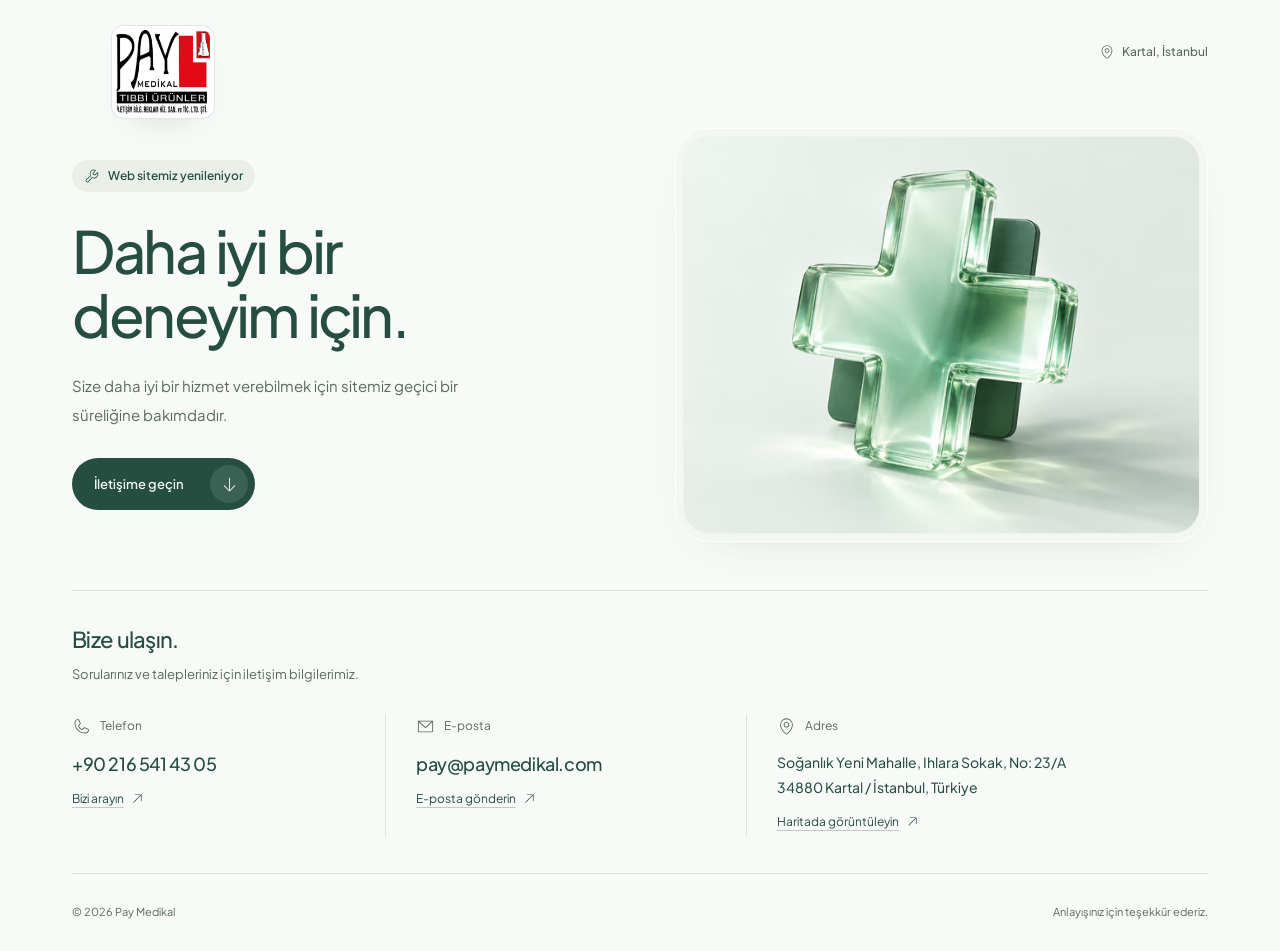
<file: index.html>
<!doctype html>
<html lang="tr">
  <head>
    <meta charset="UTF-8" />
    <meta name="viewport" content="width=device-width, initial-scale=1" />
    <meta name="theme-color" content="#f8faf7" />
    <meta name="color-scheme" content="light" />
    <meta name="description" content="Pay Medikal web sitesi yenileniyor. Kartal, İstanbul adresimiz ve iletişim bilgilerimiz için bize ulaşın." />
    <meta property="og:type" content="website" />
    <meta property="og:locale" content="tr_TR" />
    <meta property="og:title" content="Pay Medikal | Web Sitemiz Yenileniyor" />
    <meta property="og:description" content="Size daha iyi bir hizmet verebilmek için sitemiz geçici bir süreliğine bakımdadır. İletişim bilgilerimize buradan ulaşabilirsiniz." />
    <link rel="icon" type="image/svg+xml" href="/favicon.svg" />
    <title>Pay Medikal | Web Sitemiz Yenileniyor</title>
    <script type="module" crossorigin src="/assets/main-BbRxHaAi.js"></script>
    <link rel="stylesheet" crossorigin href="/assets/main-B5CWl32D.css">
  </head>
  <body>
    <div id="root"><link rel="preload" as="image" href="/images/pay-medikal-logo.jpeg"/><div class="page-shell"><a class="skip-link" href="#main">İçeriğe geç</a><header class="site-header flex items-center justify-between"><div class="wordmark"><img class="site-logo" src="/images/pay-medikal-logo.jpeg" alt="Pay Medikal logosu" width="347" height="314" decoding="async"/></div><span class="header-location"><svg xmlns="http://www.w3.org/2000/svg" width="16" height="16" fill="currentColor" viewBox="0 0 256 256" aria-hidden="true"><path d="M128,66a38,38,0,1,0,38,38A38,38,0,0,0,128,66Zm0,64a26,26,0,1,1,26-26A26,26,0,0,1,128,130Zm0-112a86.1,86.1,0,0,0-86,86c0,30.91,14.34,63.74,41.47,94.94a252.32,252.32,0,0,0,41.09,38,6,6,0,0,0,6.88,0,252.32,252.32,0,0,0,41.09-38c27.13-31.2,41.47-64,41.47-94.94A86.1,86.1,0,0,0,128,18Zm0,206.51C113,212.93,54,163.62,54,104a74,74,0,0,1,148,0C202,163.62,143,212.93,128,224.51Z"></path></svg>Kartal, İstanbul</span></header><main id="main" tabindex="-1"><section class="hero" aria-labelledby="hero-title"><div class="hero-copy"><div class="maintenance-label" data-entrance="true"><svg xmlns="http://www.w3.org/2000/svg" width="16" height="16" fill="currentColor" viewBox="0 0 256 256" aria-hidden="true"><path d="M224.91,69.75a6,6,0,0,0-9.63-2.16l-41.07,37.9L154.7,101.3l-4.19-19.51,37.9-41.07a6,6,0,0,0-2.16-9.63,70,70,0,0,0-89.77,94.39l-61.39,53c-.11.09-.21.19-.32.3A30,30,0,0,0,77.2,221.23c.11-.11.21-.21.3-.32l53-61.39a70,70,0,0,0,94.39-89.77ZM160,154a58,58,0,0,1-28-7.22,6,6,0,0,0-7.45,1.33L68.57,212.88a18,18,0,0,1-25.45-25.45l64.76-55.94A6,6,0,0,0,109.2,124a58,58,0,0,1,64-84.53L139.58,75.93a6,6,0,0,0-1.45,5.33l5.65,26.35a6,6,0,0,0,4.61,4.61l26.35,5.65a6,6,0,0,0,5.33-1.45L216.49,82.8A58.06,58.06,0,0,1,160,154Z"></path></svg>Web sitemiz yenileniyor</div><h1 id="hero-title" data-entrance="true">Daha iyi bir<br/>deneyim için.</h1><p class="hero-description" data-entrance="true">Size daha iyi bir hizmet verebilmek için sitemiz geçici bir süreliğine bakımdadır.</p><div data-entrance="true"><a class="contact-button" href="#iletisim">İletişime geçin<span class="button-icon"><svg xmlns="http://www.w3.org/2000/svg" width="19" height="19" fill="currentColor" viewBox="0 0 256 256" aria-hidden="true"><path d="M204.24,148.24l-72,72a6,6,0,0,1-8.48,0l-72-72a6,6,0,0,1,8.48-8.48L122,201.51V40a6,6,0,0,1,12,0V201.51l61.76-61.75a6,6,0,0,1,8.48,8.48Z"></path></svg></span></a></div></div><div class="artwork-shell" aria-hidden="true"><div class="artwork-inner"><picture><source type="image/avif" srcSet="/images/medical-glass-640.avif 640w, /images/medical-glass-1280.avif 1280w" sizes="(max-width: 767px) 100vw, 50vw"/><img data-artwork="true" src="/images/medical-glass-1280.webp" srcSet="/images/medical-glass-640.webp 640w, /images/medical-glass-1280.webp 1280w" sizes="(max-width: 767px) 100vw, 50vw" alt="" width="1448" height="1086" fetchPriority="high"/></picture></div></div></section><section id="iletisim" class="contact-section" aria-labelledby="contact-title" tabindex="-1"><div class="contact-heading"><h2 id="contact-title">Bize ulaşın.</h2><p>Sorularınız ve talepleriniz için iletişim bilgilerimiz.</p></div><div class="contact-grid"><a class="contact-item phone-item" href="tel:+902165414305" aria-label="+90 216 541 43 05 numarasını arayın"><span class="contact-label"><svg xmlns="http://www.w3.org/2000/svg" width="19" height="19" fill="currentColor" viewBox="0 0 256 256" aria-hidden="true"><path d="M221.59,160.3l-47.24-21.17a14,14,0,0,0-13.28,1.22,4.81,4.81,0,0,0-.56.42l-24.69,21a1.88,1.88,0,0,1-1.68.06c-15.87-7.66-32.31-24-40-39.65a1.91,1.91,0,0,1,0-1.68l21.07-25a6.13,6.13,0,0,0,.42-.58,14,14,0,0,0,1.12-13.27L95.73,34.49a14,14,0,0,0-14.56-8.38A54.24,54.24,0,0,0,34,80c0,78.3,63.7,142,142,142a54.25,54.25,0,0,0,53.89-47.17A14,14,0,0,0,221.59,160.3ZM176,210C104.32,210,46,151.68,46,80A42.23,42.23,0,0,1,82.67,38h.23a2,2,0,0,1,1.84,1.31l21.1,47.11a2,2,0,0,1,0,1.67L84.73,113.15a4.73,4.73,0,0,0-.43.57,14,14,0,0,0-.91,13.73c8.87,18.16,27.17,36.32,45.53,45.19a14,14,0,0,0,13.77-1c.19-.13.38-.27.56-.42l24.68-21a1.92,1.92,0,0,1,1.6-.1l47.25,21.17a2,2,0,0,1,1.21,2A42.24,42.24,0,0,1,176,210Z"></path></svg>Telefon</span><span class="contact-value">+90 216 541 43 05</span><span class="contact-action">Bizi arayın <svg xmlns="http://www.w3.org/2000/svg" width="15" height="15" fill="currentColor" viewBox="0 0 256 256" aria-hidden="true"><path d="M198,64V168a6,6,0,0,1-12,0V78.48L68.24,196.24a6,6,0,0,1-8.48-8.48L177.52,70H88a6,6,0,0,1,0-12H192A6,6,0,0,1,198,64Z"></path></svg></span></a><a class="contact-item email-item" href="mailto:pay@paymedikal.com"><span class="contact-label"><svg xmlns="http://www.w3.org/2000/svg" width="19" height="19" fill="currentColor" viewBox="0 0 256 256" aria-hidden="true"><path d="M224,50H32a6,6,0,0,0-6,6V192a14,14,0,0,0,14,14H216a14,14,0,0,0,14-14V56A6,6,0,0,0,224,50ZM208.58,62,128,135.86,47.42,62ZM216,194H40a2,2,0,0,1-2-2V69.64l86,78.78a6,6,0,0,0,8.1,0L218,69.64V192A2,2,0,0,1,216,194Z"></path></svg>E-posta</span><span class="contact-value">pay@paymedikal.com</span><span class="contact-action">E-posta gönderin <svg xmlns="http://www.w3.org/2000/svg" width="15" height="15" fill="currentColor" viewBox="0 0 256 256" aria-hidden="true"><path d="M198,64V168a6,6,0,0,1-12,0V78.48L68.24,196.24a6,6,0,0,1-8.48-8.48L177.52,70H88a6,6,0,0,1,0-12H192A6,6,0,0,1,198,64Z"></path></svg></span></a><a class="contact-item address-item" href="https://www.google.com/maps/search/?api=1&amp;query=Pay%20Medikal%2C%20So%C4%9Fanl%C4%B1k%20Yeni%20Mahalle%2C%20Ihlara%20Sokak%2C%20No%3A%2023%2FA%2C%2034880%20Kartal%2C%20%C4%B0stanbul%2C%20T%C3%BCrkiye" target="_blank" rel="noopener noreferrer" aria-label="Pay Medikal adresini Google Haritalar&#x27;da açın (yeni sekme)"><span class="contact-label"><svg xmlns="http://www.w3.org/2000/svg" width="19" height="19" fill="currentColor" viewBox="0 0 256 256" aria-hidden="true"><path d="M128,66a38,38,0,1,0,38,38A38,38,0,0,0,128,66Zm0,64a26,26,0,1,1,26-26A26,26,0,0,1,128,130Zm0-112a86.1,86.1,0,0,0-86,86c0,30.91,14.34,63.74,41.47,94.94a252.32,252.32,0,0,0,41.09,38,6,6,0,0,0,6.88,0,252.32,252.32,0,0,0,41.09-38c27.13-31.2,41.47-64,41.47-94.94A86.1,86.1,0,0,0,128,18Zm0,206.51C113,212.93,54,163.62,54,104a74,74,0,0,1,148,0C202,163.62,143,212.93,128,224.51Z"></path></svg>Adres</span><address>Soğanlık Yeni Mahalle, Ihlara Sokak, No: 23/A<br/>34880 Kartal / İstanbul, Türkiye</address><span class="contact-action">Haritada görüntüleyin <svg xmlns="http://www.w3.org/2000/svg" width="15" height="15" fill="currentColor" viewBox="0 0 256 256" aria-hidden="true"><path d="M198,64V168a6,6,0,0,1-12,0V78.48L68.24,196.24a6,6,0,0,1-8.48-8.48L177.52,70H88a6,6,0,0,1,0-12H192A6,6,0,0,1,198,64Z"></path></svg></span></a></div></section></main><footer class="site-footer flex flex-wrap items-center justify-between"><p>© <!-- -->2026<!-- --> Pay Medikal</p><p>Anlayışınız için teşekkür ederiz.</p></footer></div></div>
  </body>
</html>
</file>
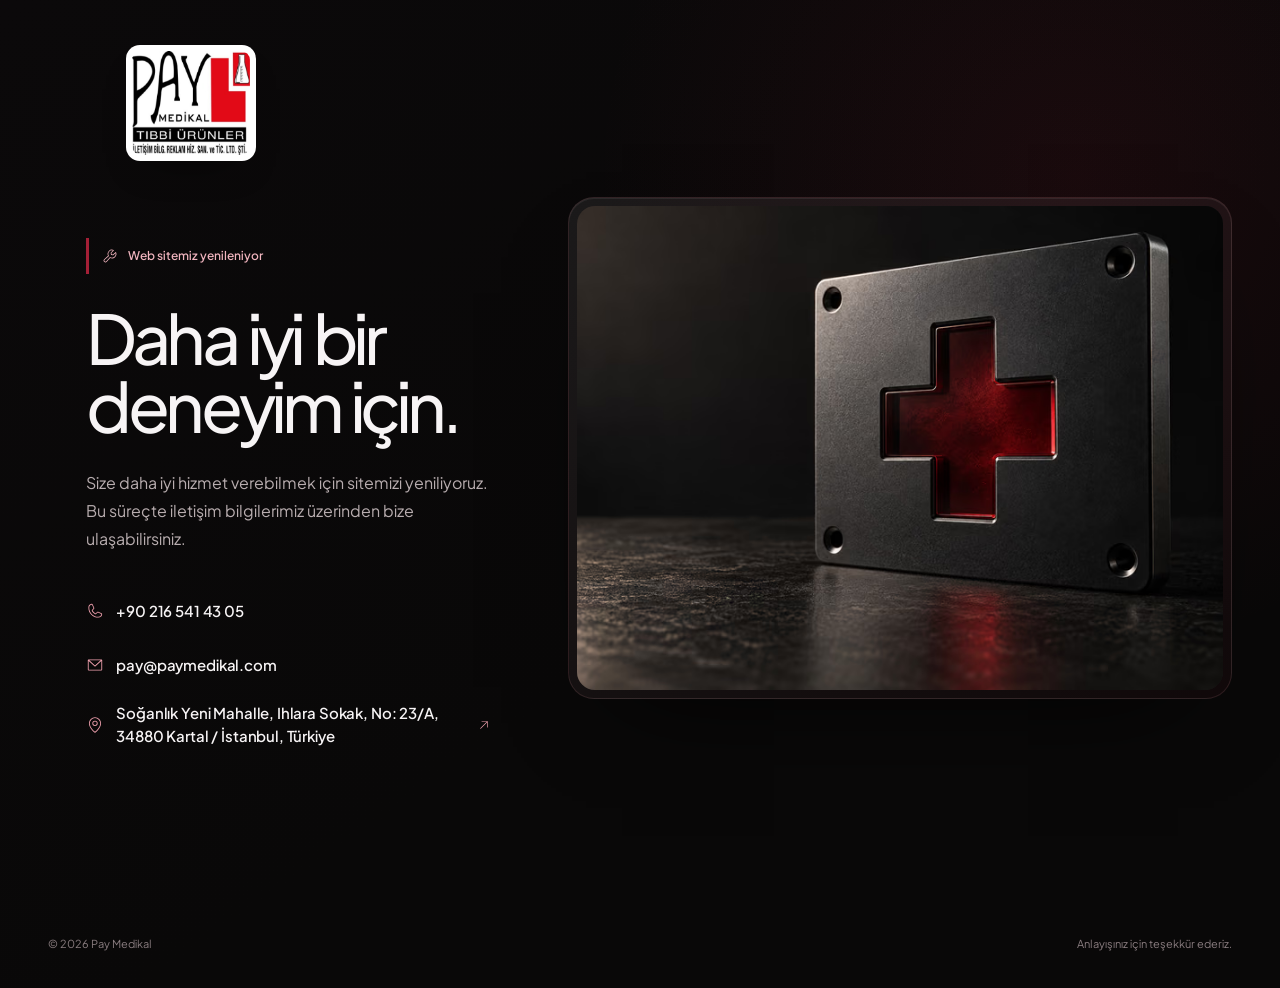
<file: kirmizi-medikal/index.html>
<!doctype html>
<html lang="tr">
  <head>
    <meta charset="UTF-8" />
    <meta name="viewport" content="width=device-width, initial-scale=1" />
    <meta name="theme-color" content="#090808" />
    <meta name="color-scheme" content="dark" />
    <meta name="description" content="Pay Medikal web sitesi yenileniyor. Kartal, İstanbul adresimiz ve iletişim bilgilerimiz için bize ulaşın." />
    <meta property="og:type" content="website" />
    <meta property="og:locale" content="tr_TR" />
    <meta property="og:title" content="Pay Medikal | Web Sitemiz Yenileniyor" />
    <meta property="og:description" content="Size daha iyi hizmet verebilmek için sitemizi yeniliyoruz. İletişim bilgilerimize buradan ulaşabilirsiniz." />
    <link rel="icon" type="image/svg+xml" href="/favicon.svg" />
    <title>Pay Medikal | Web Sitemiz Yenileniyor</title>
    <script type="module" crossorigin src="/assets/main-BbRxHaAi.js"></script>
    <link rel="stylesheet" crossorigin href="/assets/main-B5CWl32D.css">
  </head>
  <body>
    <div id="root"><link rel="preload" as="image" href="/images/pay-medikal-logo.jpeg"/><div class="precision-site"><a class="precision-skip" href="#precision-main">İçeriğe geç</a><header class="precision-header"><div class="precision-wordmark"><img class="precision-logo" src="/images/pay-medikal-logo.jpeg" alt="Pay Medikal logosu" width="347" height="314" decoding="async"/></div></header><main id="precision-main" tabindex="-1"><section class="precision-hero" aria-labelledby="precision-title"><div class="precision-copy"><div class="precision-status" data-entrance="true"><svg xmlns="http://www.w3.org/2000/svg" width="16" height="16" fill="currentColor" viewBox="0 0 256 256" aria-hidden="true"><path d="M224.91,69.75a6,6,0,0,0-9.63-2.16l-41.07,37.9L154.7,101.3l-4.19-19.51,37.9-41.07a6,6,0,0,0-2.16-9.63,70,70,0,0,0-89.77,94.39l-61.39,53c-.11.09-.21.19-.32.3A30,30,0,0,0,77.2,221.23c.11-.11.21-.21.3-.32l53-61.39a70,70,0,0,0,94.39-89.77ZM160,154a58,58,0,0,1-28-7.22,6,6,0,0,0-7.45,1.33L68.57,212.88a18,18,0,0,1-25.45-25.45l64.76-55.94A6,6,0,0,0,109.2,124a58,58,0,0,1,64-84.53L139.58,75.93a6,6,0,0,0-1.45,5.33l5.65,26.35a6,6,0,0,0,4.61,4.61l26.35,5.65a6,6,0,0,0,5.33-1.45L216.49,82.8A58.06,58.06,0,0,1,160,154Z"></path></svg>Web sitemiz yenileniyor</div><h1 id="precision-title" data-entrance="true">Daha iyi bir deneyim için.</h1><p class="precision-description" data-entrance="true">Size daha iyi hizmet verebilmek için sitemizi yeniliyoruz. Bu süreçte iletişim bilgilerimiz üzerinden bize ulaşabilirsiniz.</p><div class="precision-quick-contact" data-entrance="true"><a class="precision-quick-row" href="tel:+902165414305" aria-label="+90 216 541 43 05 numarasını arayın"><svg xmlns="http://www.w3.org/2000/svg" width="18" height="18" fill="currentColor" viewBox="0 0 256 256" aria-hidden="true"><path d="M221.59,160.3l-47.24-21.17a14,14,0,0,0-13.28,1.22,4.81,4.81,0,0,0-.56.42l-24.69,21a1.88,1.88,0,0,1-1.68.06c-15.87-7.66-32.31-24-40-39.65a1.91,1.91,0,0,1,0-1.68l21.07-25a6.13,6.13,0,0,0,.42-.58,14,14,0,0,0,1.12-13.27L95.73,34.49a14,14,0,0,0-14.56-8.38A54.24,54.24,0,0,0,34,80c0,78.3,63.7,142,142,142a54.25,54.25,0,0,0,53.89-47.17A14,14,0,0,0,221.59,160.3ZM176,210C104.32,210,46,151.68,46,80A42.23,42.23,0,0,1,82.67,38h.23a2,2,0,0,1,1.84,1.31l21.1,47.11a2,2,0,0,1,0,1.67L84.73,113.15a4.73,4.73,0,0,0-.43.57,14,14,0,0,0-.91,13.73c8.87,18.16,27.17,36.32,45.53,45.19a14,14,0,0,0,13.77-1c.19-.13.38-.27.56-.42l24.68-21a1.92,1.92,0,0,1,1.6-.1l47.25,21.17a2,2,0,0,1,1.21,2A42.24,42.24,0,0,1,176,210Z"></path></svg>+90 216 541 43 05</a><a class="precision-quick-row" href="mailto:pay@paymedikal.com"><svg xmlns="http://www.w3.org/2000/svg" width="18" height="18" fill="currentColor" viewBox="0 0 256 256" aria-hidden="true"><path d="M224,50H32a6,6,0,0,0-6,6V192a14,14,0,0,0,14,14H216a14,14,0,0,0,14-14V56A6,6,0,0,0,224,50ZM208.58,62,128,135.86,47.42,62ZM216,194H40a2,2,0,0,1-2-2V69.64l86,78.78a6,6,0,0,0,8.1,0L218,69.64V192A2,2,0,0,1,216,194Z"></path></svg>pay@paymedikal.com</a><a class="precision-quick-row precision-address" href="https://www.google.com/maps/search/?api=1&amp;query=Pay%20Medikal%2C%20So%C4%9Fanl%C4%B1k%20Yeni%20Mahalle%2C%20Ihlara%20Sokak%2C%20No%3A%2023%2FA%2C%2034880%20Kartal%2C%20%C4%B0stanbul%2C%20T%C3%BCrkiye" target="_blank" rel="noopener noreferrer" aria-label="Pay Medikal adresini Google Haritalar&#x27;da açın (yeni sekme)"><svg xmlns="http://www.w3.org/2000/svg" width="18" height="18" fill="currentColor" viewBox="0 0 256 256" aria-hidden="true"><path d="M128,66a38,38,0,1,0,38,38A38,38,0,0,0,128,66Zm0,64a26,26,0,1,1,26-26A26,26,0,0,1,128,130Zm0-112a86.1,86.1,0,0,0-86,86c0,30.91,14.34,63.74,41.47,94.94a252.32,252.32,0,0,0,41.09,38,6,6,0,0,0,6.88,0,252.32,252.32,0,0,0,41.09-38c27.13-31.2,41.47-64,41.47-94.94A86.1,86.1,0,0,0,128,18Zm0,206.51C113,212.93,54,163.62,54,104a74,74,0,0,1,148,0C202,163.62,143,212.93,128,224.51Z"></path></svg>Soğanlık Yeni Mahalle, Ihlara Sokak, No: 23/A<!-- -->, <!-- -->34880 Kartal / İstanbul, Türkiye<svg xmlns="http://www.w3.org/2000/svg" width="14" height="14" fill="currentColor" viewBox="0 0 256 256" aria-hidden="true"><path d="M198,64V168a6,6,0,0,1-12,0V78.48L68.24,196.24a6,6,0,0,1-8.48-8.48L177.52,70H88a6,6,0,0,1,0-12H192A6,6,0,0,1,198,64Z"></path></svg></a></div></div><div class="precision-visual-shell" aria-hidden="true"><div class="precision-visual-frame"><picture><source type="image/avif" srcSet="/images/precision-cross-720.avif 720w, /images/precision-cross-1448.avif 1448w" sizes="(max-width: 767px) calc(100vw - 32px), 55vw"/><img data-artwork="true" src="/images/precision-cross-1448.webp" srcSet="/images/precision-cross-720.webp 720w, /images/precision-cross-1448.webp 1448w" sizes="(max-width: 767px) calc(100vw - 32px), 55vw" alt="" width="1448" height="1086" fetchPriority="high"/></picture></div></div></section></main><footer id="precision-footer" class="precision-footer"><p>© <!-- -->2026<!-- --> Pay Medikal</p><p>Anlayışınız için teşekkür ederiz.</p></footer></div></div>
  </body>
</html>
</file>
<file: assets/main-B5CWl32D.css>
@font-face{font-family:Plus Jakarta Sans Variable;font-style:normal;font-display:swap;font-weight:200 800;src:url([data-uri])format("woff2-variations");unicode-range:U+460-52F,U+1C80-1C8A,U+20B4,U+2DE0-2DFF,U+A640-A69F,U+FE2E-FE2F}@font-face{font-family:Plus Jakarta Sans Variable;font-style:normal;font-display:swap;font-weight:200 800;src:url(/assets/plus-jakarta-sans-vietnamese-wght-normal-qRpaaN48.woff2)format("woff2-variations");unicode-range:U+102-103,U+110-111,U+128-129,U+168-169,U+1A0-1A1,U+1AF-1B0,U+300-301,U+303-304,U+308-309,U+323,U+329,U+1EA0-1EF9,U+20AB}@font-face{font-family:Plus Jakarta Sans Variable;font-style:normal;font-display:swap;font-weight:200 800;src:url(/assets/plus-jakarta-sans-latin-ext-wght-normal-DmpS2jIq.woff2)format("woff2-variations");unicode-range:U+100-2BA,U+2BD-2C5,U+2C7-2CC,U+2CE-2D7,U+2DD-2FF,U+304,U+308,U+329,U+1D00-1DBF,U+1E00-1E9F,U+1EF2-1EFF,U+2020,U+20A0-20AB,U+20AD-20C0,U+2113,U+2C60-2C7F,U+A720-A7FF}@font-face{font-family:Plus Jakarta Sans Variable;font-style:normal;font-display:swap;font-weight:200 800;src:url(/assets/plus-jakarta-sans-latin-wght-normal-eXO_dkmS.woff2)format("woff2-variations");unicode-range:U+??,U+131,U+152-153,U+2BB-2BC,U+2C6,U+2DA,U+2DC,U+304,U+308,U+329,U+2000-206F,U+20AC,U+2122,U+2191,U+2193,U+2212,U+2215,U+FEFF,U+FFFD}@font-face{font-family:Newsreader Variable;font-style:normal;font-display:swap;font-weight:200 800;src:url(/assets/newsreader-vietnamese-wght-normal-Czsa-EzN.woff2)format("woff2-variations");unicode-range:U+102-103,U+110-111,U+128-129,U+168-169,U+1A0-1A1,U+1AF-1B0,U+300-301,U+303-304,U+308-309,U+323,U+329,U+1EA0-1EF9,U+20AB}@font-face{font-family:Newsreader Variable;font-style:normal;font-display:swap;font-weight:200 800;src:url(/assets/newsreader-latin-ext-wght-normal-C-3rgBeH.woff2)format("woff2-variations");unicode-range:U+100-2BA,U+2BD-2C5,U+2C7-2CC,U+2CE-2D7,U+2DD-2FF,U+304,U+308,U+329,U+1D00-1DBF,U+1E00-1E9F,U+1EF2-1EFF,U+2020,U+20A0-20AB,U+20AD-20C0,U+2113,U+2C60-2C7F,U+A720-A7FF}@font-face{font-family:Newsreader Variable;font-style:normal;font-display:swap;font-weight:200 800;src:url(/assets/newsreader-latin-wght-normal-CCVVNp6i.woff2)format("woff2-variations");unicode-range:U+??,U+131,U+152-153,U+2BB-2BC,U+2C6,U+2DA,U+2DC,U+304,U+308,U+329,U+2000-206F,U+20AC,U+2122,U+2191,U+2193,U+2212,U+2215,U+FEFF,U+FFFD}@layer properties{@supports (((-webkit-hyphens:none)) and (not (margin-trim:inline))) or ((-moz-orient:inline) and (not (color:rgb(from red r g b)))){*,:before,:after,::backdrop{--tw-rotate-x:initial;--tw-rotate-y:initial;--tw-rotate-z:initial;--tw-skew-x:initial;--tw-skew-y:initial}}}@layer theme{:root,:host{--font-sans:"Plus Jakarta Sans Variable", sans-serif;--font-mono:ui-monospace, SFMono-Regular, Menlo, Monaco, Consolas, "Liberation Mono", "Courier New", monospace;--ease-out:cubic-bezier(0, 0, .2, 1);--default-font-family:var(--font-sans);--default-mono-font-family:var(--font-mono);--color-paper:#f8faf7;--color-ink:#254e41;--color-secondary:#596b61;--color-line:#dce4dc;--color-mint:#eaf0e8;--color-forest:#254e41}}@layer base{*,:after,:before,::backdrop{box-sizing:border-box;border:0 solid;margin:0;padding:0}::file-selector-button{box-sizing:border-box;border:0 solid;margin:0;padding:0}html,:host{-webkit-text-size-adjust:100%;tab-size:4;line-height:1.5;font-family:var(--default-font-family,-apple-system, BlinkMacSystemFont, "Segoe UI", Roboto, "Helvetica Neue", "Noto Sans", Arial, sans-serif, "Apple Color Emoji", "Segoe UI Emoji", "Segoe UI Symbol", "Noto Color Emoji");font-feature-settings:var(--default-font-feature-settings,normal);font-variation-settings:var(--default-font-variation-settings,normal);-webkit-tap-highlight-color:transparent}hr{height:0;color:inherit;border-top-width:1px}abbr:where([title]){-webkit-text-decoration:underline dotted;text-decoration:underline dotted}h1,h2,h3,h4,h5,h6{font-size:inherit;font-weight:inherit}a{color:inherit;-webkit-text-decoration:inherit;-webkit-text-decoration:inherit;-webkit-text-decoration:inherit;-webkit-text-decoration:inherit;text-decoration:inherit}b,strong{font-weight:bolder}code,kbd,samp,pre{font-family:var(--default-mono-font-family,ui-monospace, SFMono-Regular, Menlo, Monaco, Consolas, "Liberation Mono", "Courier New", monospace);font-feature-settings:var(--default-mono-font-feature-settings,normal);font-variation-settings:var(--default-mono-font-variation-settings,normal);font-size:1em}small{font-size:80%}sub,sup{vertical-align:baseline;font-size:75%;line-height:0;position:relative}sub{bottom:-.25em}sup{top:-.5em}table{text-indent:0;border-color:inherit;border-collapse:collapse}:-moz-focusring:where(:not(iframe)){outline:auto}progress{vertical-align:baseline}summary{display:list-item}ol,ul,menu{list-style:none}img,svg,video,canvas,audio,iframe,embed,object{vertical-align:middle;display:block}img,video{max-width:100%;height:auto}button,input,select,optgroup,textarea{font:inherit;font-feature-settings:inherit;font-variation-settings:inherit;letter-spacing:inherit;color:inherit;opacity:1;background-color:#0000;border-radius:0}::file-selector-button{font:inherit;font-feature-settings:inherit;font-variation-settings:inherit;letter-spacing:inherit;color:inherit;opacity:1;background-color:#0000;border-radius:0}:where(select:is([multiple],[size])) optgroup{font-weight:bolder}:where(select:is([multiple],[size])) optgroup option{padding-inline-start:20px}::file-selector-button{margin-inline-end:4px}::placeholder{opacity:1}@supports (not ((-webkit-appearance:-apple-pay-button))) or (contain-intrinsic-size:1px){::placeholder{color:currentColor}@supports (color:color-mix(in lab, red, red)){::placeholder{color:color-mix(in oklab, currentcolor 50%, transparent)}}}textarea{resize:vertical}::-webkit-search-decoration{-webkit-appearance:none}::-webkit-date-and-time-value{min-height:1lh;text-align:inherit}::-webkit-datetime-edit{display:inline-flex}::-webkit-datetime-edit-fields-wrapper{padding:0}::-webkit-datetime-edit{padding-block:0}::-webkit-datetime-edit-year-field{padding-block:0}::-webkit-datetime-edit-month-field{padding-block:0}::-webkit-datetime-edit-day-field{padding-block:0}::-webkit-datetime-edit-hour-field{padding-block:0}::-webkit-datetime-edit-minute-field{padding-block:0}::-webkit-datetime-edit-second-field{padding-block:0}::-webkit-datetime-edit-millisecond-field{padding-block:0}::-webkit-datetime-edit-meridiem-field{padding-block:0}::-webkit-calendar-picker-indicator{line-height:1}:-moz-ui-invalid{box-shadow:none}button,input:where([type=button],[type=reset],[type=submit]){appearance:button}::file-selector-button{appearance:button}::-webkit-inner-spin-button{height:auto}::-webkit-outer-spin-button{height:auto}[hidden]:where(:not([hidden=until-found])){display:none!important}}@layer components;@layer utilities{.visible{visibility:visible}.flex{display:flex}.transform{transform:var(--tw-rotate-x,) var(--tw-rotate-y,) var(--tw-rotate-z,) var(--tw-skew-x,) var(--tw-skew-y,)}.flex-wrap{flex-wrap:wrap}.items-center{align-items:center}.justify-between{justify-content:space-between}}:root{font-family:var(--font-sans);color:var(--color-ink);background:var(--color-paper);font-synthesis:none;text-rendering:optimizelegibility;-webkit-font-smoothing:antialiased;--ease-out:cubic-bezier(.22, 1, .36, 1)}*{box-sizing:border-box}html{scroll-behavior:smooth;scroll-padding-top:32px}body{min-width:320px;margin:0}a{color:inherit;-webkit-tap-highlight-color:transparent;text-decoration:none}button,a{touch-action:manipulation}::selection{color:var(--color-ink);background:#d5e6cf}:focus-visible{outline:3px solid var(--color-forest);outline-offset:6px;border-radius:4px}main:focus,section:focus{outline:none}.page-shell{flex-direction:column;max-width:1440px;min-height:100dvh;margin:0 auto;padding:0 72px;display:flex}.site-header{gap:24px;min-height:104px}.wordmark{-webkit-user-select:none;user-select:none;background:#fff;border:1px solid #254e4124;border-radius:13px;flex:none;padding:4px;overflow:hidden;transform:translate(39px,20px);box-shadow:0 16px 38px -28px #254e4166}.site-logo{border-radius:8px;width:94px;height:auto;display:block}.header-location{color:var(--color-secondary);align-items:center;gap:7px;font-size:12px;font-weight:500;display:flex}.hero{grid-template-columns:1.05fr 1fr;align-items:center;gap:44px;padding:24px 0 48px;display:grid}.hero-copy{padding:16px 0}.maintenance-label{color:var(--color-ink);background:var(--color-mint);border-radius:999px;align-items:center;gap:8px;margin-bottom:27px;padding:8px 12px;font-size:12px;font-weight:550;line-height:1.4;display:inline-flex}h1{letter-spacing:-2.4px;word-spacing:.06em;margin:0;font-size:clamp(46px,4.55vw,68px);font-weight:500;line-height:1.1}.hero-description{max-width:390px;color:var(--color-secondary);margin:25px 0 29px;font-size:15px;line-height:1.9}.contact-button{background:var(--color-forest);min-height:52px;color:var(--color-paper);transition:transform .22s var(--ease-out), box-shadow .22s var(--ease-out);border-radius:999px;align-items:center;gap:26px;padding:7px 7px 7px 22px;font-size:13px;font-weight:550;display:inline-flex}.button-icon{width:38px;height:38px;transition:transform .25s var(--ease-out), background .25s var(--ease-out);background:#ffffff1a;border-radius:50%;place-items:center;display:grid}.contact-button:hover{box-shadow:0 6px 20px #254e411a}.contact-button:hover .button-icon{background:#ffffff29;transform:translateY(2px)}.contact-button:active{transform:scale(.98)}.artwork-shell{background:#e7ede54d;border:1px solid #fff;border-radius:34px;padding:8px;box-shadow:0 16px 56px -32px #254e4133}.artwork-inner{aspect-ratio:1.3;background:#e9efea;border-radius:26px;overflow:hidden;box-shadow:0 0 0 1px #254e4105}.artwork-inner picture{width:100%;height:100%;display:block}.artwork-inner img{object-fit:cover;object-position:center;width:100%;height:100%;display:block}.contact-section{border-top:1px solid var(--color-line);padding:32px 0 36px;scroll-margin-top:24px}.contact-heading{margin-bottom:29px}.contact-heading h2{letter-spacing:-.7px;margin:0 0 8px;font-size:22px;font-weight:500}.contact-heading p{color:var(--color-secondary);margin:0;font-size:13px;line-height:1.6}.contact-grid{grid-template-columns:.9fr 1.05fr 1.45fr;gap:26px;display:grid}.contact-item{flex-direction:column;align-items:flex-start;min-width:0;padding:3px 0 6px;display:flex}.contact-item+.contact-item{border-left:1px solid var(--color-line);padding-left:30px}.contact-label{color:var(--color-secondary);align-items:center;gap:9px;margin-bottom:14px;font-size:12px;display:inline-flex}.contact-value{letter-spacing:-.4px;overflow-wrap:anywhere;font-size:18px;font-weight:500;line-height:1.5}.pending-value{letter-spacing:-.15px;font-size:14px;line-height:1.95}.contact-item address{font-size:14px;font-style:normal;font-weight:450;line-height:1.8}.contact-action,.contact-note{align-items:center;gap:6px;margin-top:12px;font-size:12px;line-height:1.6;display:inline-flex}.contact-action{text-underline-offset:4px;transition:text-decoration-color .2s var(--ease-out);-webkit-text-decoration:underline #254e4145;text-decoration:underline #254e4145}.contact-action svg{transition:transform .22s var(--ease-out)}.contact-note{color:var(--color-secondary)}.contact-item:hover .contact-action{-webkit-text-decoration-color:var(--color-forest);-webkit-text-decoration-color:var(--color-forest);-webkit-text-decoration-color:var(--color-forest);text-decoration-color:var(--color-forest)}.contact-item:hover .contact-action svg{transform:translate(2px,-2px)}.contact-item:active .contact-action{opacity:.7}.site-footer{border-top:1px solid var(--color-line);min-height:78px;color:var(--color-secondary);gap:12px;margin-top:auto;font-size:11px;line-height:1.7}.site-footer p{margin:0}.skip-link{background:var(--color-forest);color:var(--color-paper);z-index:10;border-radius:8px;padding:13px 18px;position:fixed;top:12px;left:16px;transform:translateY(-160%)}.skip-link:focus{outline-color:var(--color-forest);transform:translateY(0)}@media (width>=1600px){.hero{padding-top:64px;padding-bottom:88px}}@media (width<=1100px){.page-shell{padding:0 40px}.hero{gap:24px}h1{letter-spacing:-1.8px;font-size:clamp(40px,5.15vw,58px)}.hero-description{font-size:14px}.contact-grid{grid-template-columns:.85fr 1fr 1.35fr;gap:18px}.contact-item+.contact-item{padding-left:20px}.contact-value{font-size:16px}.pending-value{font-size:13px}}@media (width<=767px){.page-shell{padding:0 24px}.site-header{gap:10px;min-height:104px}.wordmark{border-radius:11px;transform:translate(38px,12px)}.site-logo{border-radius:7px;width:84px}.header-location{gap:4px;font-size:10px}.header-location svg{width:13px}.hero{grid-template-columns:minmax(0,1fr);gap:36px;padding:18px 0 38px}.hero-copy{padding:0}.maintenance-label{margin-bottom:25px;font-size:11px}h1{letter-spacing:-1.6px;font-size:clamp(44px,8.8vw,66px);line-height:1.12}.hero-description{max-width:360px;margin:22px 0 25px;font-size:14px;line-height:1.85}.contact-button{min-height:52px}.artwork-shell{border-radius:26px;padding:6px}.artwork-inner{aspect-ratio:1.5;border-radius:20px}.artwork-inner img{object-fit:cover}.contact-section{padding:28px 0}.contact-heading{margin-bottom:28px}.contact-grid{grid-template-columns:1fr;gap:22px}.contact-item,.contact-item+.contact-item{border-left:none;border-bottom:1px solid var(--color-line);padding:0 0 22px}.contact-item:last-child{border-bottom:none;padding-bottom:0}.contact-value{font-size:20px}.pending-value{font-size:16px}.contact-label{margin-bottom:10px}.contact-item address{font-size:15px}.site-footer{gap:6px 16px;min-height:90px;padding:24px 0;font-size:10px}}@media (width<=360px){.page-shell{padding:0 18px}.header-location{max-width:64px;line-height:1.6}.header-location svg{display:none}h1{font-size:42px}}@media (prefers-reduced-motion:reduce){html{scroll-behavior:auto}*,:before,:after{transition:none!important;animation:none!important}}@property --tw-rotate-x{syntax:"*";inherits:false}@property --tw-rotate-y{syntax:"*";inherits:false}@property --tw-rotate-z{syntax:"*";inherits:false}@property --tw-skew-x{syntax:"*";inherits:false}@property --tw-skew-y{syntax:"*";inherits:false}.precision-site{--precision-bg:#090808;--precision-surface:#111011;--precision-surface-raised:#181416;--precision-ruby:#a41f36;--precision-ruby-deep:#86172b;--precision-ruby-light:#f0a0ae;--precision-text:#f7f4f5;--precision-muted:#b8adaf;--precision-line:#382a2e;--precision-ease:cubic-bezier(.22, 1, .36, 1);min-width:320px;min-height:100dvh;color:var(--precision-text);background:radial-gradient(circle at 84% 18%, #a41f361c, transparent 30rem), linear-gradient(145deg, #0b090a, var(--precision-bg) 58%);font-family:var(--font-sans);overflow:clip}.precision-site *,.precision-site :before,.precision-site :after{box-sizing:border-box}.precision-site a{color:inherit;cursor:pointer;-webkit-tap-highlight-color:transparent;touch-action:manipulation;text-decoration:none}.precision-site ::selection{color:var(--precision-bg);background:var(--precision-ruby-light)}.precision-site :focus-visible{outline:3px solid var(--precision-ruby-light);outline-offset:5px;border-radius:5px}.precision-site main:focus,.precision-site section:focus{outline:none}.precision-header,.precision-site main,.precision-footer{width:min(100% - 96px,1512px);margin-inline:auto}.precision-header{justify-content:space-between;align-items:center;gap:24px;min-height:140px;display:flex}.precision-wordmark{-webkit-user-select:none;user-select:none;background:#fff;border:1px solid #ffffffd1;border-radius:14px;flex:none;padding:5px;overflow:hidden;transform:translate(78px,33px);box-shadow:0 18px 42px -26px #000000d9,inset 0 1px #ffffffe6}.precision-logo{border-radius:9px;width:118px;height:auto;display:block}.precision-hero{grid-template-columns:minmax(340px,.8fr) minmax(520px,1.2fr);align-items:center;gap:clamp(48px,6vw,104px);min-height:calc(100dvh - 140px);padding:30px 0 78px;display:grid}.precision-copy{padding-left:clamp(0px,3vw,46px)}.precision-status{color:#f1b5bf;border-left:3px solid var(--precision-ruby);align-items:center;gap:10px;width:max-content;min-height:36px;margin-bottom:30px;padding:5px 0 5px 13px;font-size:12px;font-weight:550;line-height:1.5;display:inline-flex}.precision-copy h1{letter-spacing:-.065em;text-wrap:balance;max-width:620px;margin:0;font-size:clamp(52px,5.35vw,84px);font-weight:470;line-height:.99}.precision-description{max-width:480px;color:var(--precision-muted);margin:30px 0 34px;font-size:16px;line-height:1.75}.precision-quick-contact{flex-direction:column;gap:6px;max-width:480px;display:flex}.precision-quick-row{min-height:48px;color:var(--precision-text);letter-spacing:-.01em;transition:color .22s var(--precision-ease);align-items:center;gap:12px;padding:7px 0;font-size:15px;font-weight:550;display:inline-flex}.precision-quick-row svg{color:var(--precision-ruby-light);flex:none}.precision-quick-row:hover{color:var(--precision-ruby-light)}.precision-visual-shell{background:linear-gradient(145deg,#ffffff12,#a41f360d);border:1px solid #f0a0ae1f;border-radius:26px;padding:8px;transform:translateY(-48px);box-shadow:0 42px 100px -54px #000000f2,inset 0 1px #ffffff12}.precision-visual-frame{aspect-ratio:4/3;background:#0b090a;border-radius:18px;overflow:hidden;box-shadow:inset 0 0 0 1px #ffffff0f}.precision-visual-frame picture,.precision-visual-frame img{width:100%;height:100%;display:block}.precision-visual-frame img{object-fit:cover}.precision-footer{color:#897c7f;justify-content:space-between;align-items:center;gap:16px;min-height:88px;font-size:11px;line-height:1.7;display:flex}.precision-footer p{margin:0}.precision-skip{z-index:10;min-height:46px;color:var(--precision-bg);background:var(--precision-ruby-light);border-radius:9px;align-items:center;padding:0 18px;display:flex;position:fixed;top:14px;left:16px;transform:translateY(-160%)}.precision-skip:focus{transform:translateY(0)}@media (width<=1180px){.precision-header,.precision-site main,.precision-footer{width:min(100% - 64px,1512px)}.precision-wordmark{transform:translate(23px,20px)}.precision-hero{grid-template-columns:minmax(310px,.8fr) minmax(430px,1.2fr);gap:42px}.precision-copy{padding-left:0}.precision-copy h1{font-size:clamp(48px,5.6vw,68px)}}@media (width<=767px){.precision-header,.precision-site main,.precision-footer{width:min(100% - 32px,1512px)}.precision-header{min-height:116px}.precision-wordmark{border-radius:12px;padding:4px;transform:translate(31px,30px)}.precision-logo{border-radius:7px;width:92px}.precision-hero{grid-template-columns:minmax(0,1fr);gap:44px;min-height:0;padding:38px 0 68px}.precision-status{margin-bottom:24px;font-size:11px}.precision-copy h1{max-width:560px;font-size:clamp(46px,14vw,68px);line-height:1}.precision-description{max-width:430px;margin:24px 0 28px;font-size:15px}.precision-visual-shell{border-radius:21px;padding:6px;transform:translateY(16px)}.precision-visual-frame{border-radius:15px}.precision-footer{flex-wrap:wrap;min-height:100px;padding:28px 0;font-size:10px}}@media (width<=370px){.precision-logo{width:86px}.precision-copy h1{font-size:44px}}@media (prefers-reduced-motion:reduce){.precision-site{scroll-behavior:auto}.precision-site *,.precision-site :before,.precision-site :after{transition:none!important;animation:none!important}}
</file>
